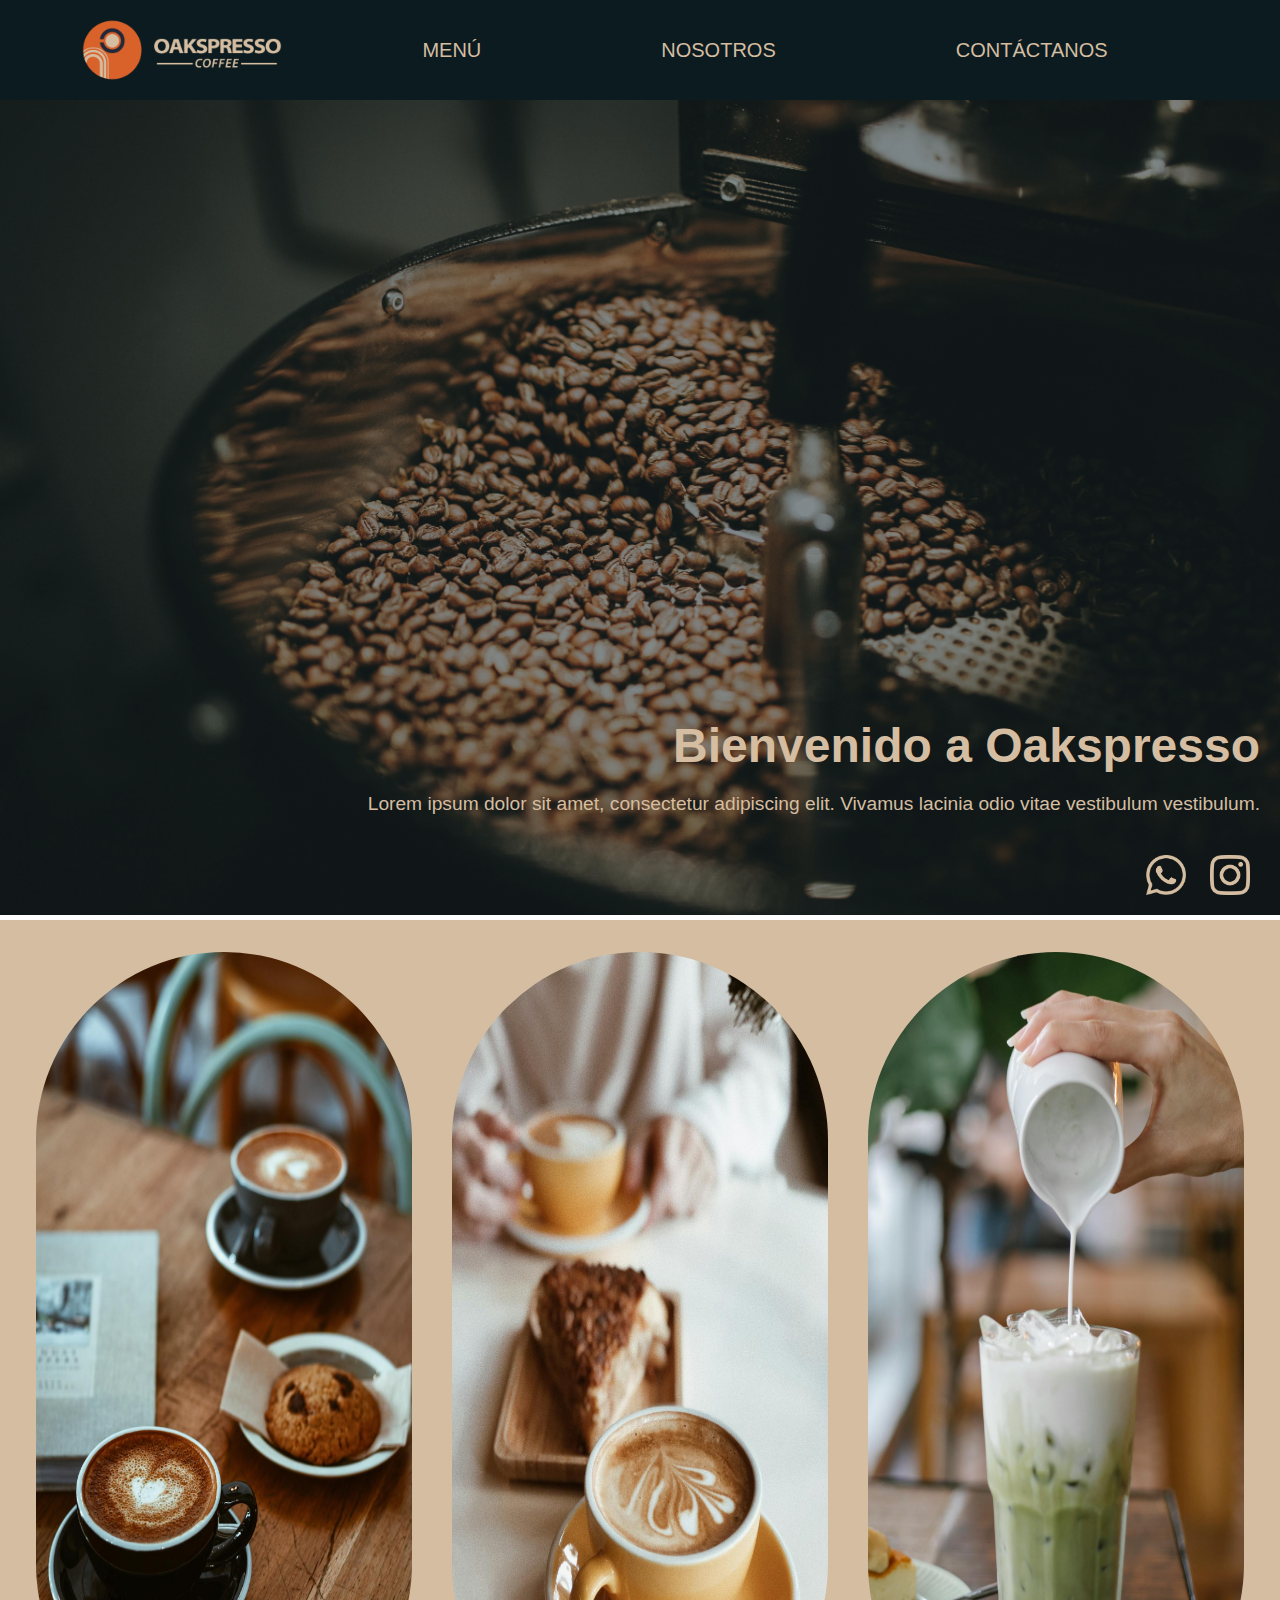
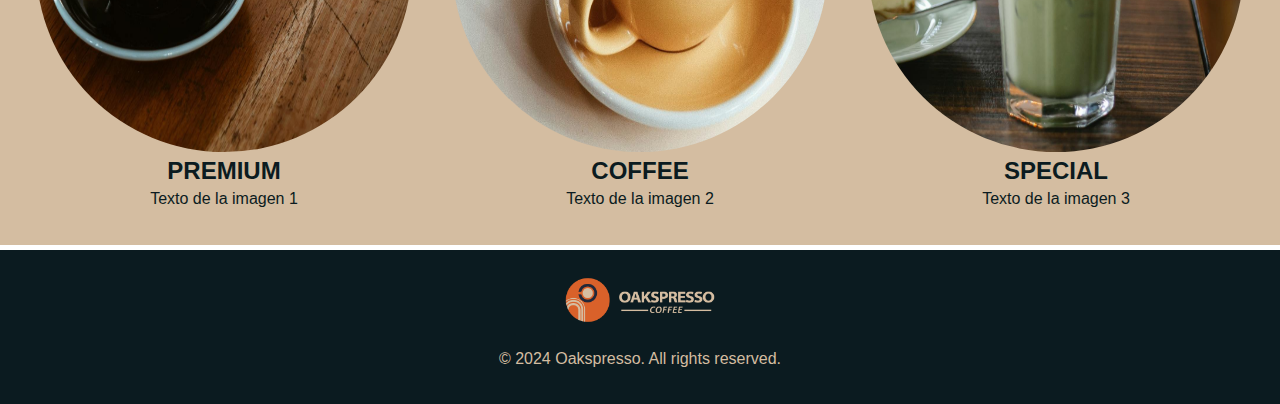
<file: index.html>
<!DOCTYPE html>
<html lang="es">
<head>
    <meta charset="UTF-8">
    <meta name="viewport" content="width=device-width, user-scalable=no, initial-scale=1.0, maximum-scale=1.0, minimum-scale=1.0">
    <title>Oakspresso</title>
    <link rel="stylesheet" href="css/style.css">
    <link rel="shortcut icon" href="image/mainlogo.png" type="image/png">   
</head>
<body>
    <header>
        <div class="menu">
            <nav class="menuprincipal">
                <img class="logomenu" src="image/logo.png" alt="Logo de Oakspresso">
                <ul>
                    <li><a href="#menu">MENÚ</a></li>
                    <li><a href="#nosotros">NOSOTROS</a></li>
                    <li><a href="#contactanos">CONTÁCTANOS</a></li>
                </ul>
            </nav>
        </div>
    </header>

    <main>
        <section class="hero">
            <div class="overlay" id="nosotros">
                <h1>Bienvenido a Oakspresso</h1>
                <p>Lorem ipsum dolor sit amet, consectetur adipiscing elit. Vivamus lacinia odio vitae vestibulum vestibulum.</p>
                <div class="social-icons" id="contactanos">
                    <a href="#" target="_blank"><img src="image/wahtsapp_icono.png" alt="Whatsapp"></a>
                    <a href="https://www.instagram.com/rios.perez99/" target="_blank"><img src="image/instagram_icono.png" alt="Instagram"></a>
                </div>
            </div>
        </section>
        <section class="image-gallery" id="menu">
            <a href="premium.html" id="returnpremium">
                <img src="image/order01.jpg" alt="premium">
                <h2>PREMIUM</h2>
                <p>Texto de la imagen 1</p>
            </a>
            <a href="coffee.html" id="returncoffe">
                <img src="image/order02.jpg" alt="coffee">
                <h2>COFFEE</h2>
                <p>Texto de la imagen 2</p>
            </a>
            <a href="special.html" id="returnspecial">
                <img src="image/order03.jpg" alt="special">
                <h2>SPECIAL</h2>
                <p>Texto de la imagen 3</p>
            </a>
        </section>
    </main>

    <footer>
        <img src="image/logo.png" alt="Logo de Oakspresso">
        <p>&copy; 2024 Oakspresso. All rights reserved.</p>
    </footer>
</body>
</html>
</file>
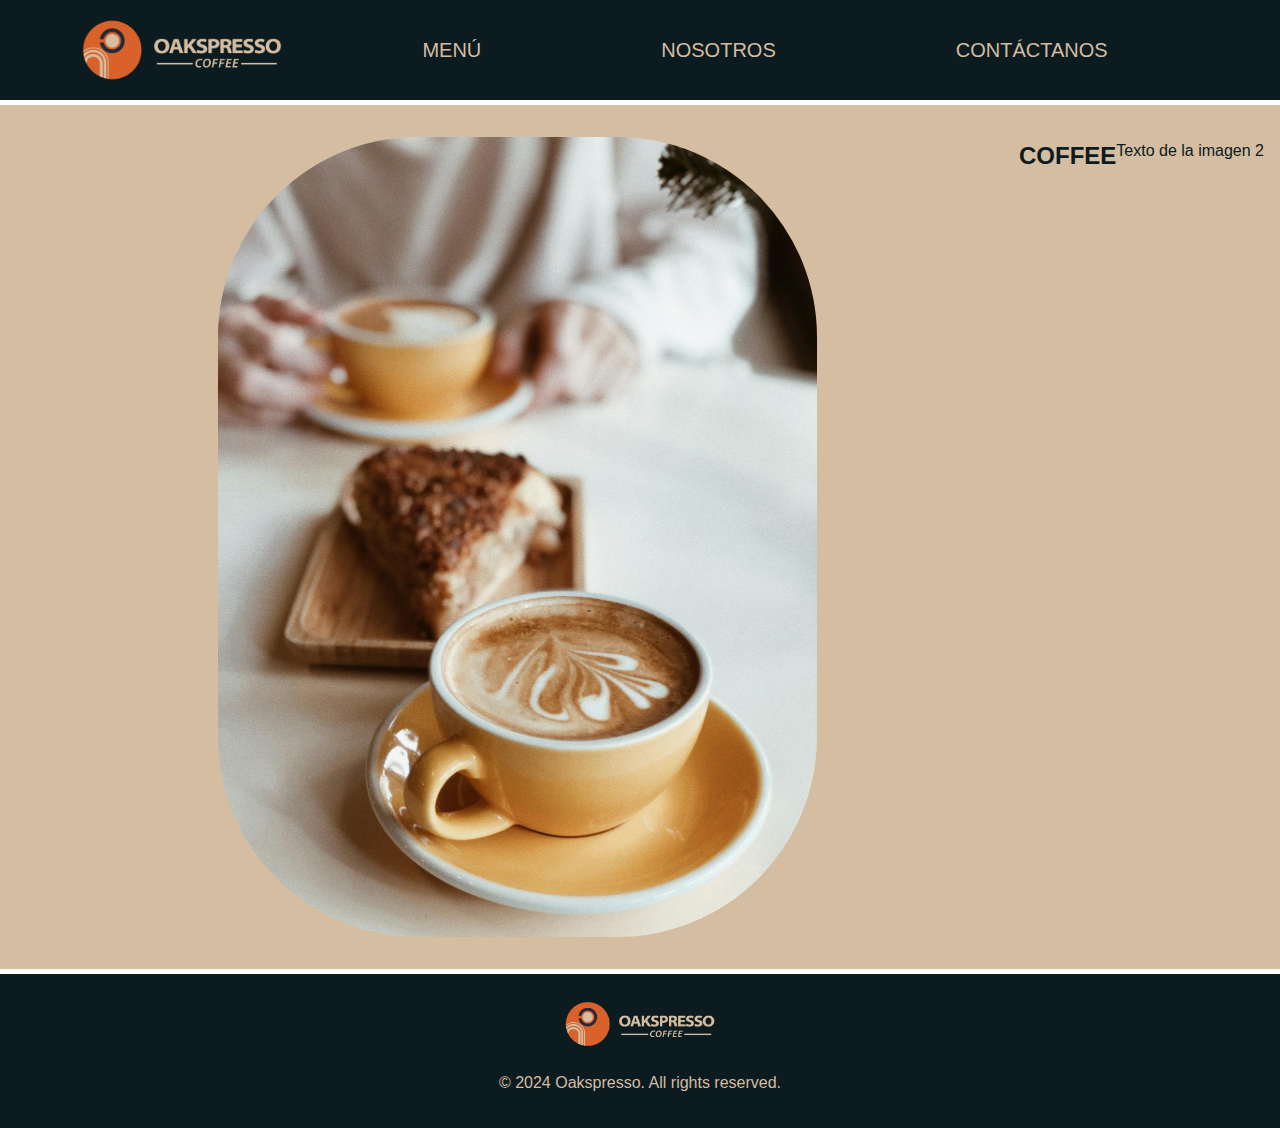
<file: coffee.html>
<!DOCTYPE html>
<html lang="es">
<head>
    <meta charset="UTF-8">
    <meta name="viewport" content="width=device-width, user-scalable=no, initial-scale=1.0, maximum-scale=1.0, minimum-scale=1.0">
    <title>Coffee</title>
    <link rel="stylesheet" href="css/style.css">
    <link rel="shortcut icon" href="image/mainlogo.png" type="image/png"> 
</head>
<body>
    <header>
        <div class="menu">
            <nav class="menuprincipal">
                <img class="logomenu" src="image/logo.png" alt="Logo de Oakspresso">
                <ul>
                    <li><a href="index.html#menu">MENÚ</a></li>
                    <li><a href="index.html#nosotros">NOSOTROS</a></li>
                    <li><a href="index.html#contactanos">CONTÁCTANOS</a></li>
                </ul>
            </nav>
        </div>
    </header>
    <section class="image-gallery">
        <img src="image/order02.jpg" alt="coffee">
            <h2>COFFEE</h2>
            <p>Texto de la imagen 2</p>
    </section>
    <footer>
        <img src="image/logo.png" alt="Logo de Oakspresso">
        <p>&copy; 2024 Oakspresso. All rights reserved.</p>
    </footer>
</body>
</html>
</file>
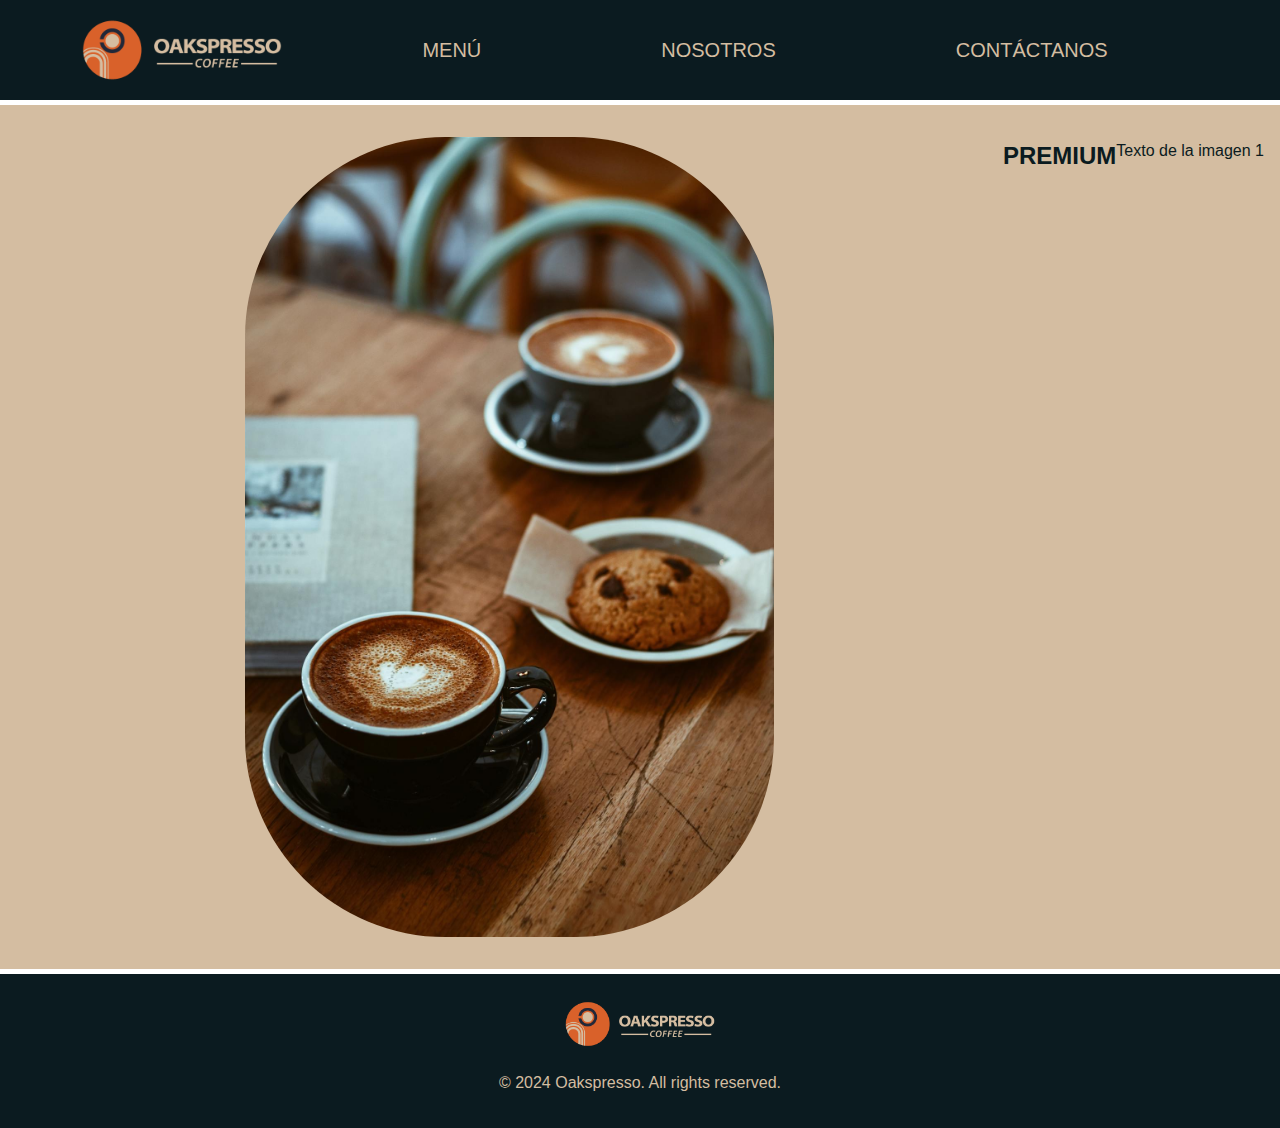
<file: premium.html>
<!DOCTYPE html>
<html lang="es">
<head>
    <meta charset="UTF-8">
    <meta name="viewport" content="width=device-width, user-scalable=no, initial-scale=1.0, maximum-scale=1.0, minimum-scale=1.0">
    <title>Premium</title>
    <link rel="stylesheet" href="css/style.css">
    <link rel="shortcut icon" href="image/mainlogo.png" type="image/png"> 
</head>
<body>
    <header>
        <div class="menu">
            <nav class="menuprincipal">
                <img class="logomenu" src="image/logo.png" alt="Logo de Oakspresso">
                <ul>
                    <li><a href="index.html#menu">MENÚ</a></li>
                    <li><a href="index.html#nosotros">NOSOTROS</a></li>
                    <li><a href="index.html#contactanos">CONTÁCTANOS</a></li>
                </ul>
            </nav>
        </div>
    </header>
    <section class="image-gallery">
        <img src="image/order01.jpg" alt="premium">
            <h2>PREMIUM</h2>
            <p>Texto de la imagen 1</p>
    </section>
    <footer>
        <img src="image/logo.png" alt="Logo de Oakspresso">
        <p>&copy; 2024 Oakspresso. All rights reserved.</p>
    </footer>
</body>
</html>
</file>
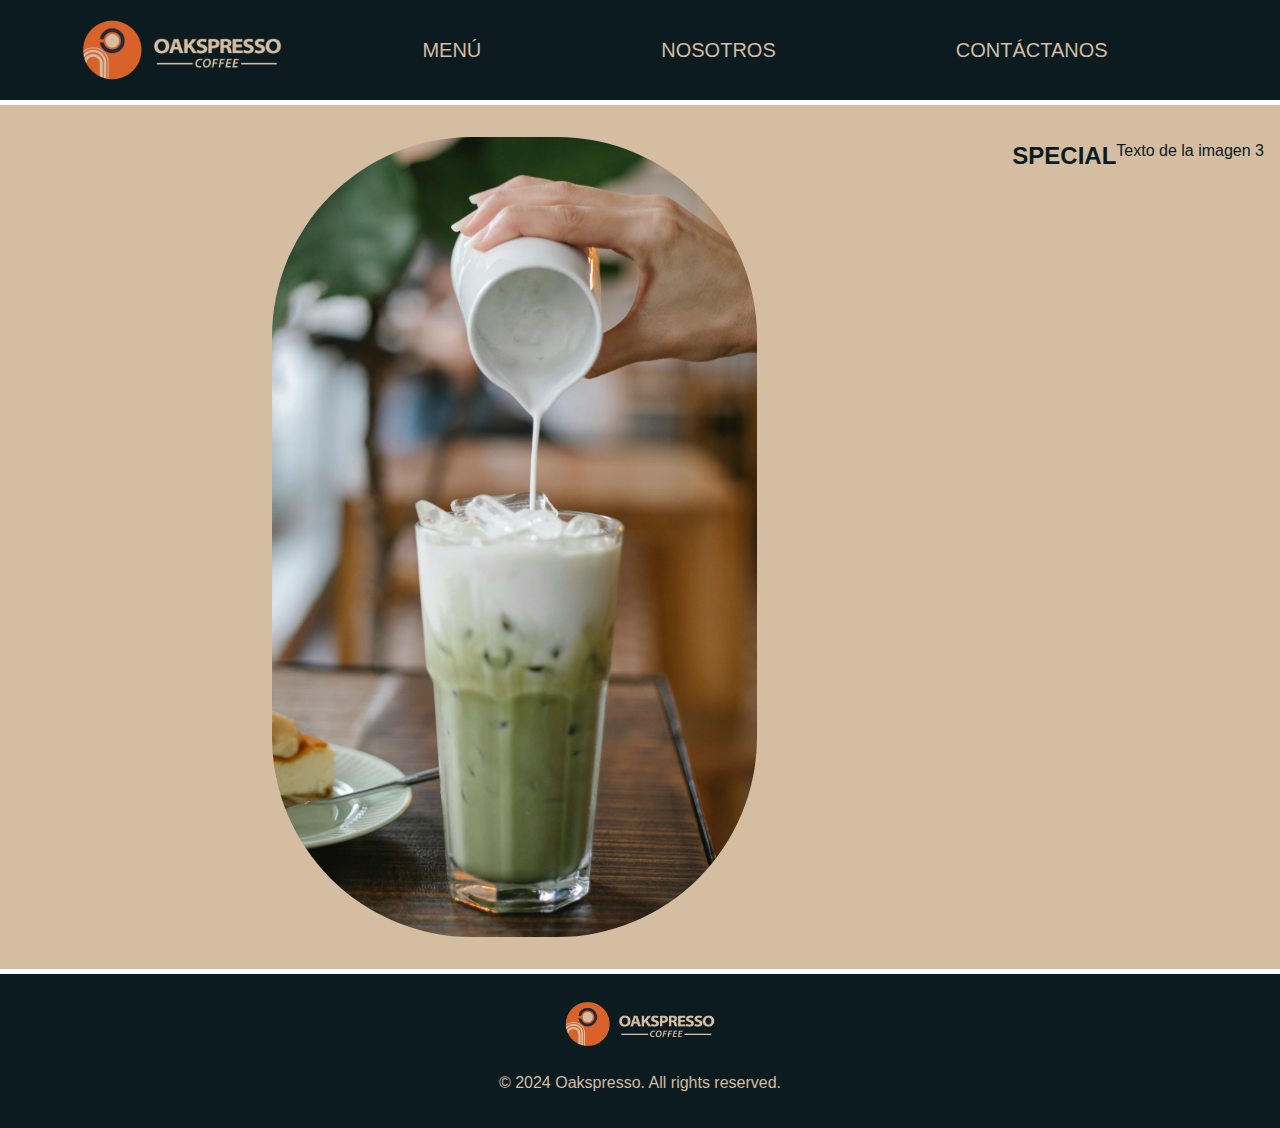
<file: special.html>
<!DOCTYPE html>
<html lang="es">
<head>
    <meta charset="UTF-8">
    <meta name="viewport" content="width=device-width, user-scalable=no, initial-scale=1.0, maximum-scale=1.0, minimum-scale=1.0">
    <title>Special</title>
    <link rel="stylesheet" href="css/style.css">
    <link rel="shortcut icon" href="image/mainlogo.png" type="image/png"> 
</head>
<body>
    <header>
        <div class="menu">
            <nav class="menuprincipal">
                <img class="logomenu" src="image/logo.png" alt="Logo de Oakspresso">
                <ul>
                    <li><a href="index.html#menu">MENÚ</a></li>
                    <li><a href="index.html#nosotros">NOSOTROS</a></li>
                    <li><a href="index.html#contactanos">CONTÁCTANOS</a></li>
                </ul>
            </nav>
        </div>
    </header>
    <section class="image-gallery">
        <img src="image/order03.jpg" alt="special">
            <h2>SPECIAL</h2>
            <p>Texto de la imagen 3</p>
    </section>
    <footer>
        <img src="image/logo.png" alt="Logo de Oakspresso">
        <p>&copy; 2024 Oakspresso. All rights reserved.</p>
    </footer>
</body>
</html>
</file>
<file: css/style.css>
.menu {
    background-color: #0b1b20;
    width: 100%;
    height: 100px;
    display: flex;
    justify-content: center;
    align-items: center;
    box-sizing: border-box;
}

.menuprincipal {
    display: flex;
    align-items: center;
}

.logomenu {
    width: 200px;
    margin-right: 50px; /* Espaciado entre el logo y las opciones del menú */
}

.menuprincipal ul {
    list-style-type: none; 
    display: flex; 
    margin: 0;
    padding: 0;
}

.menuprincipal li {
    margin: 0 20px; /* Espaciado entre los enlaces */
}

.menuprincipal a {
    text-decoration: none;
    padding: 0 70px;
    text-align: center;
    display: inline-block;
    color: #d4bda1;
    font-size: 20px; 
    line-height: 50px;
}

footer {
    background-color: #0b1b20; 
    color: #d4bda1; 
    text-align: center;
    padding: 20px;
}

footer img {
    width: 150px;
}

body {
    font-size: 1rem;
    margin: 0;
    font-family: Arial, sans-serif;
    color: #0b1b20;
}

.hero {
    position: relative;
    width: 100%;
    height: 815px; /* Ajusta la altura de la pagina */
    background-image: url(../image/bg.jpg); 
    background-size: cover;
    background-position: center;
    display: flex;
    justify-content: center;
    align-items: center;
}

.overlay {
    position: absolute;
    top: 0;
    left: 0;
    width: 100%;
    height: 100%;
    background: rgba(29, 42, 46, 0.5);
    display: flex;
    flex-direction: column;
    justify-content: flex-end;
    align-items: flex-end;
    color: #d4bda1;
    text-align: right;
    padding: 20px;
    box-sizing: border-box;
}

.hero h1 {
    margin: 0;
    font-size: 3rem; /* Ajuste el tamaño del título */
}

.hero p {
    margin: 20px 0;
    font-size: 1.2rem; /* Ajuste el tamaño del párrafo */
}

.social-icons {
    margin-top: 20px;
}

.social-icons a {
    margin: 0 10px;
    display: inline-block;
}

.social-icons img {
    width: 40px; /* Ajuste el tamaño de los iconos */
    height: 40px;
    vertical-align: middle;
}

.image-gallery {
    display: flex;
    flex-wrap: wrap;
    justify-content: center;
    padding: 2rem 1rem;
    background-color: #d4bda1;
    text-align: center;
    margin: 5px 0; /* Ajuste el margen superior e inferior */
}

@media (min-width: 601px) and (max-width: 1024px){
    .image-gallery {
        padding: 2rem;
    }
}

@media (max-width: 600px) {
    .image-gallery {
        padding: 1rem; /* Menos relleno en pantallas pequeñas */
    }
}
.image-gallery a {
    flex: 1 1 200px;
    margin: 1rem;
    display: inline-block;
    margin: 0 20px; /* Espaciado entre las imágenes */
    text-decoration: none;
    color: inherit; /* Hereda el color del texto */
}

.image-gallery img {
    max-width: 100%;
    height: auto;
    border-radius: 200px;
    max-width: 100%;
    height: 800px; /* Mantiene la proporción de la imagen */
    display: block;
    margin: 0 auto;
}

.image-gallery h2 {
    margin: 5px 0 5px;
    font-size: 1.5rem;
    color: #0b1b20;
}

.image-gallery p {
    margin: 5px 0;
}
</file>
